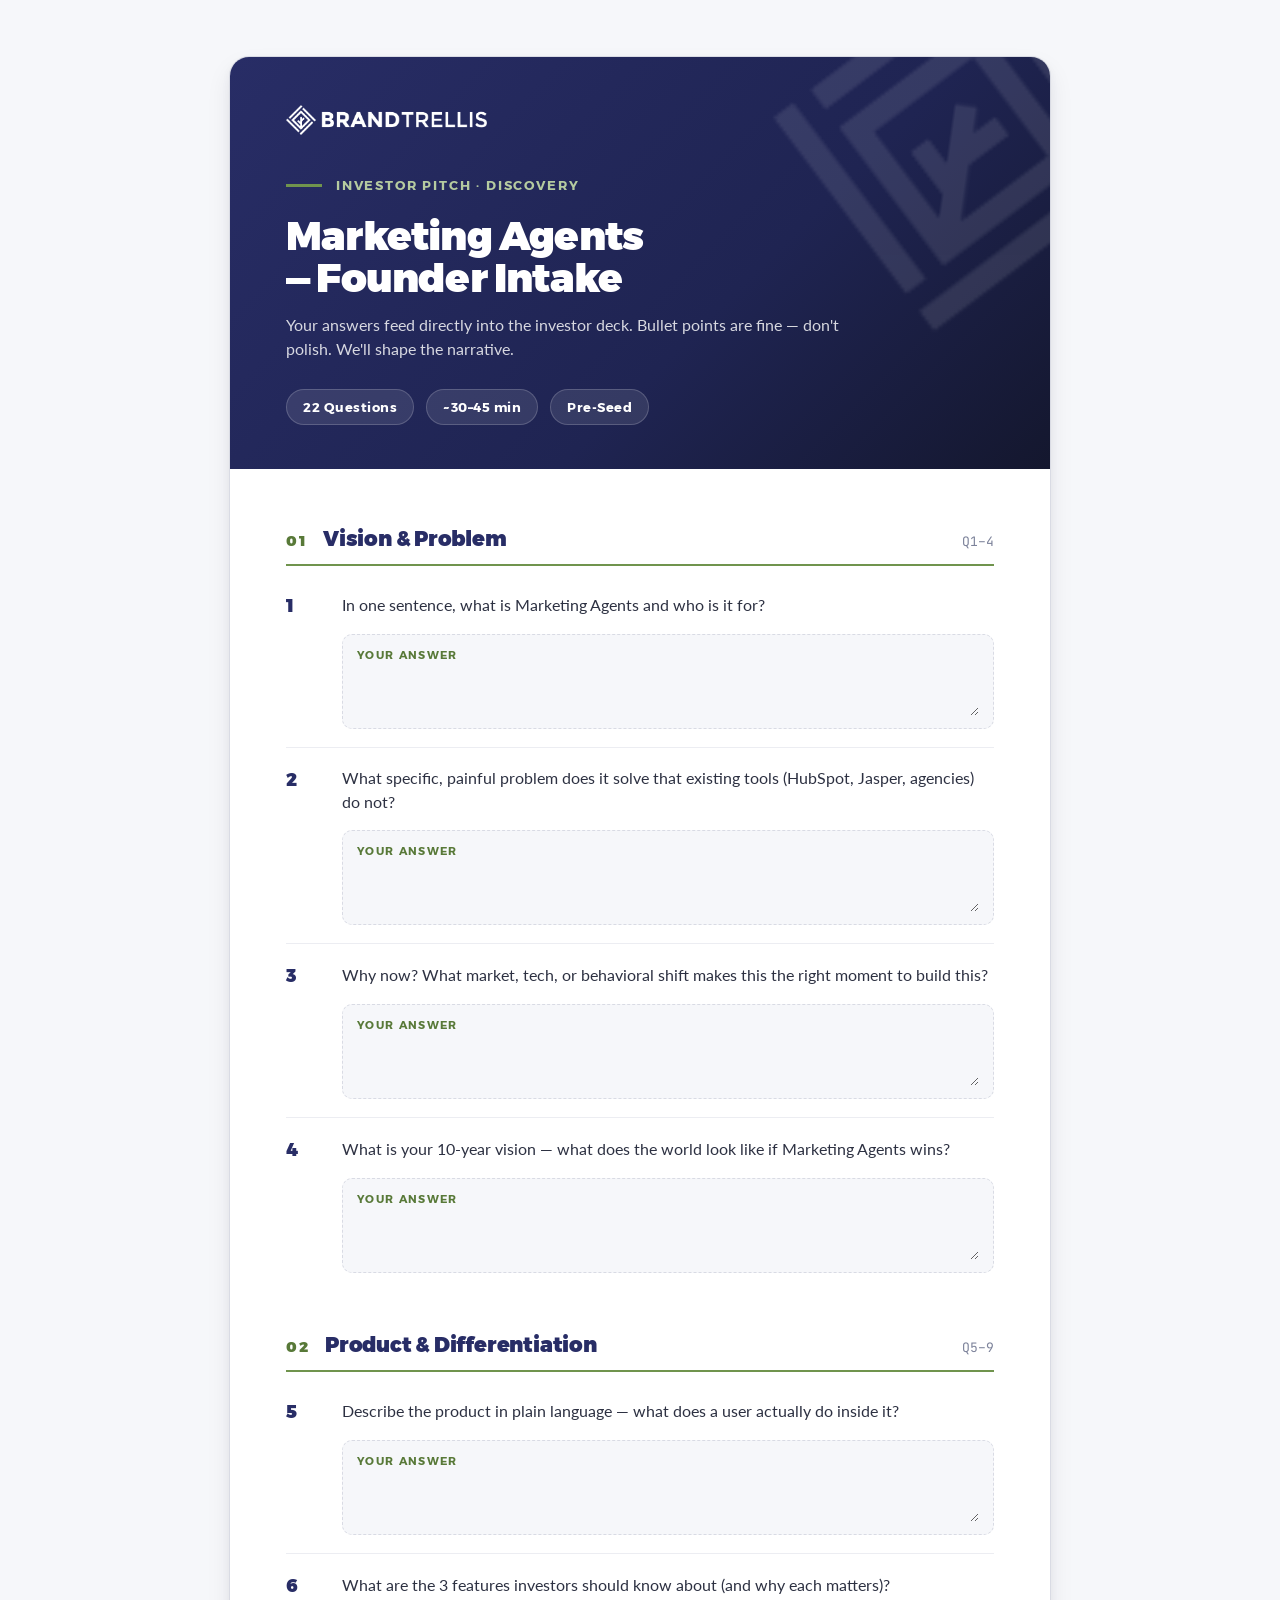
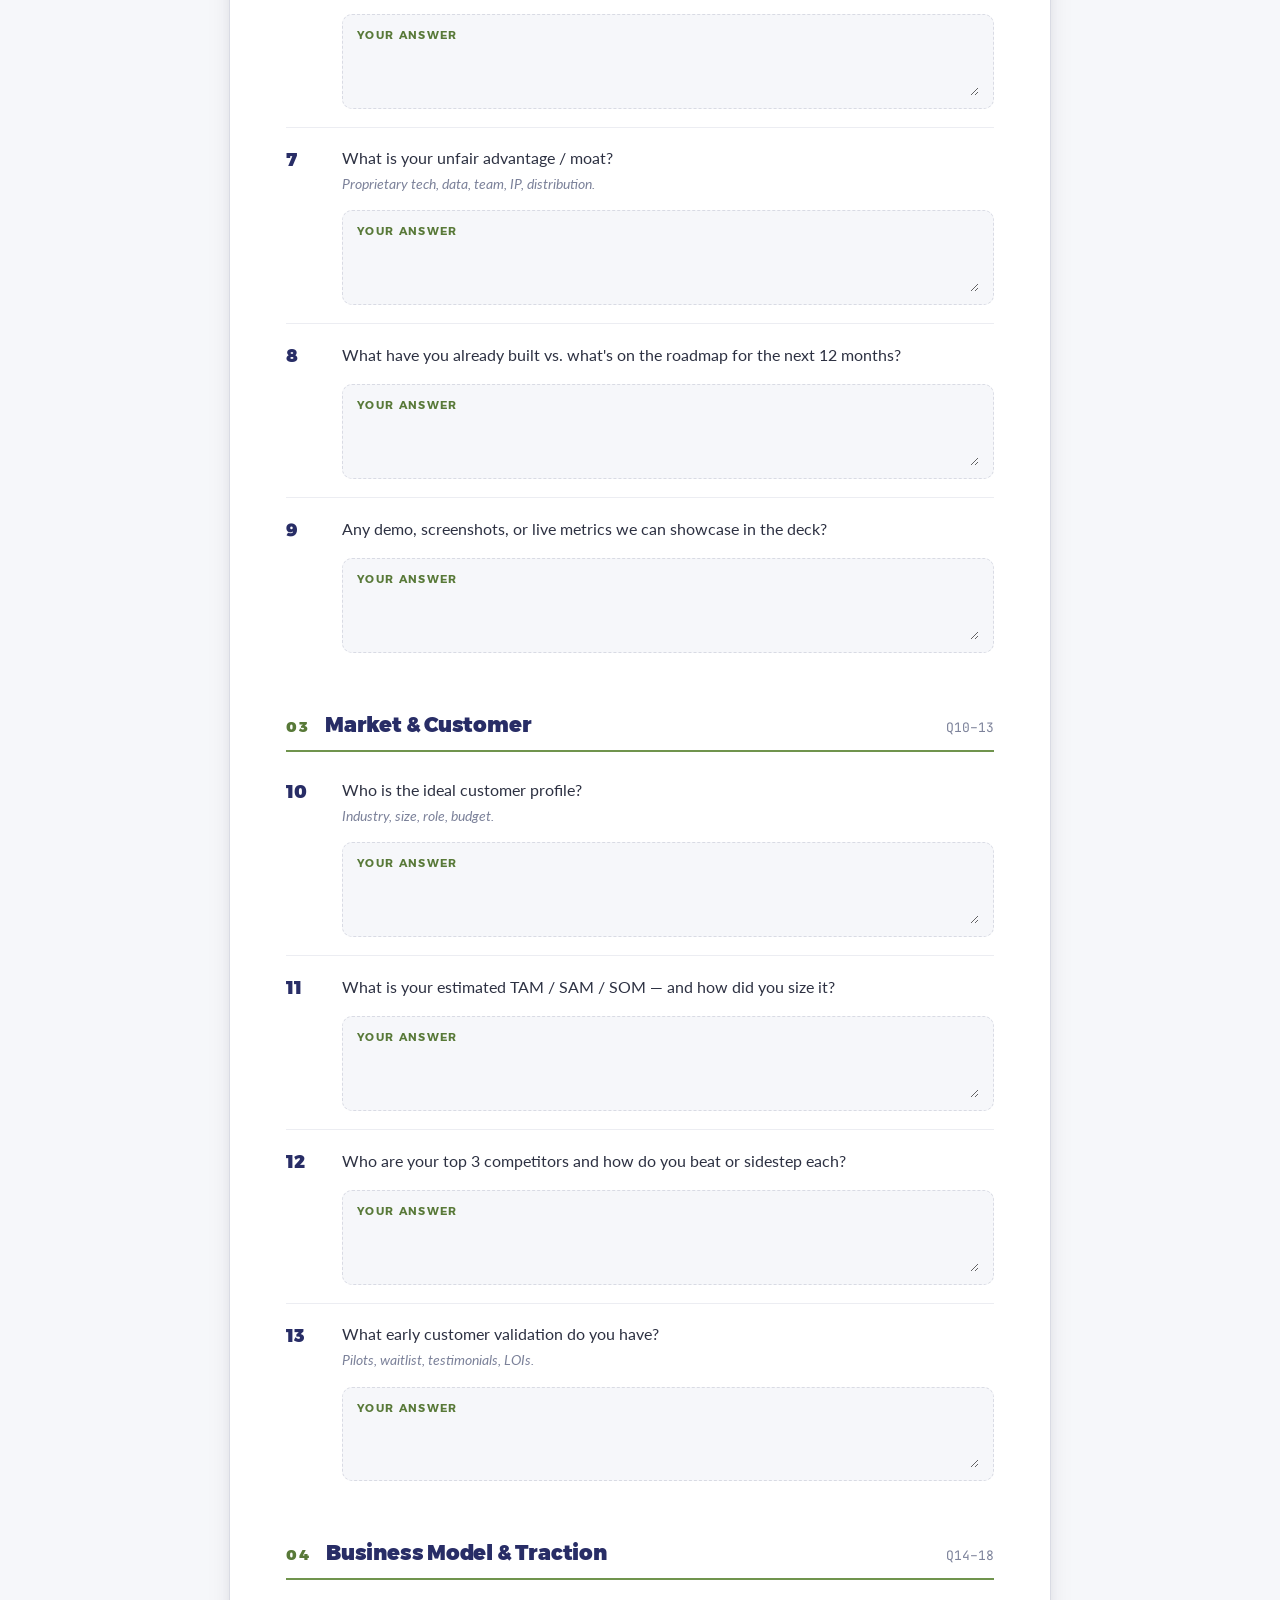
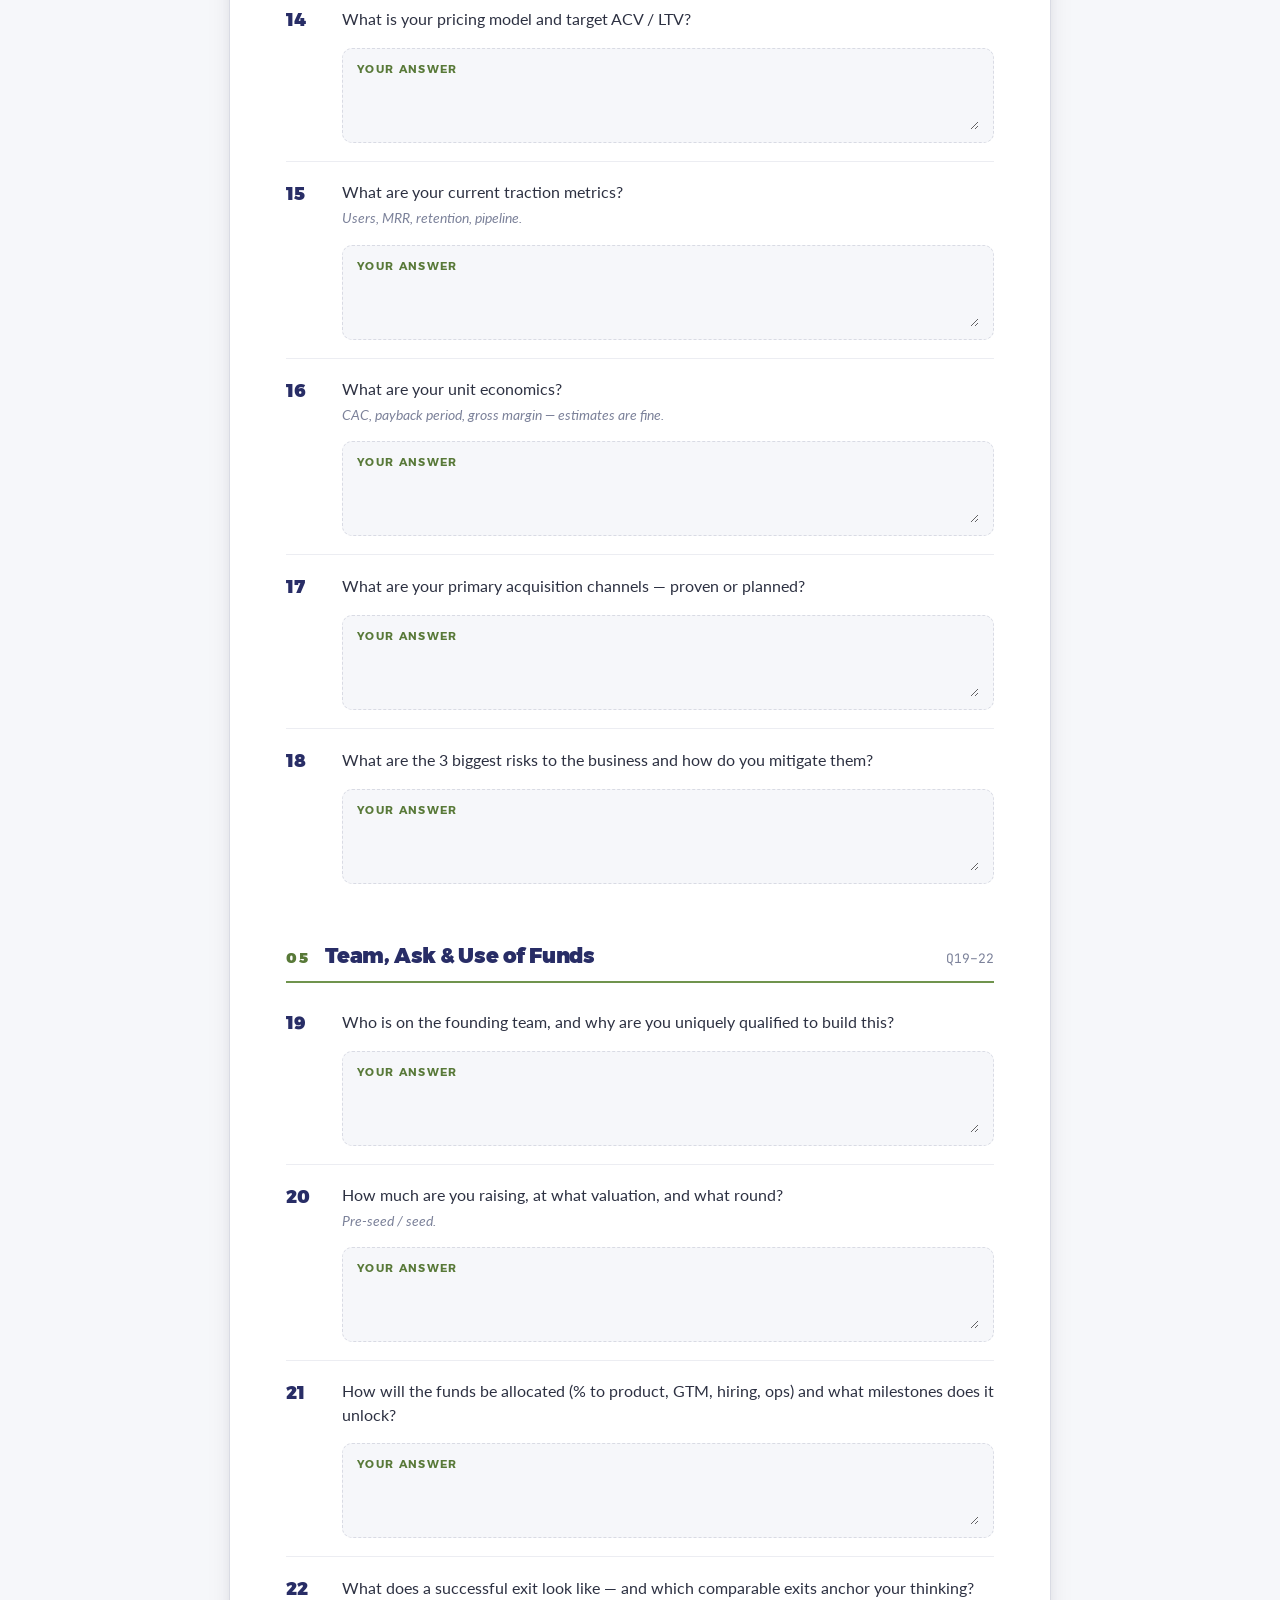
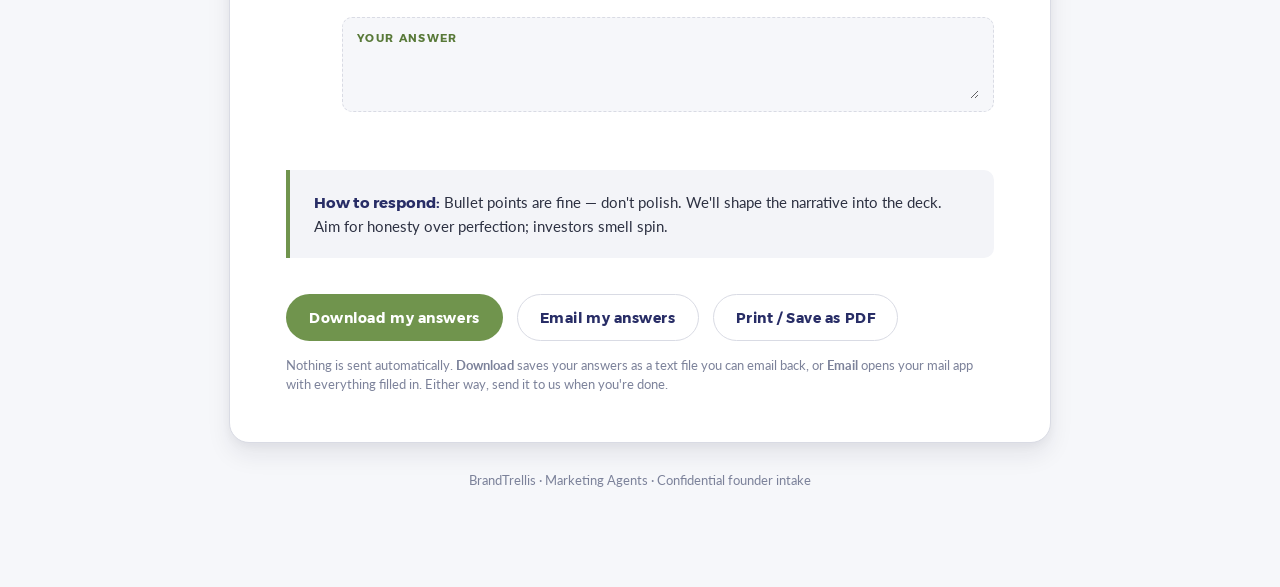
<file: index.html>
<!doctype html>
<html lang="en">
<head>
<meta charset="utf-8">
<title>Marketing Agents · Investor Pitch Discovery</title>
<meta name="viewport" content="width=device-width,initial-scale=1">
<meta name="description" content="BrandTrellis · Marketing Agents — founder intake form. Answers feed directly into the investor pitch deck.">
<link rel="preconnect" href="https://fonts.googleapis.com">
<link rel="preconnect" href="https://fonts.gstatic.com" crossorigin>
<link href="https://fonts.googleapis.com/css2?family=Lato:wght@300;400;700;900&display=swap" rel="stylesheet">
<link rel="stylesheet" href="assets/colors_and_type.css">
<style>
  :root {
    --doc-w: 820px;
  }
  body {
    margin: 0;
    background: var(--bt-canvas);
    font-family: var(--font-body);
    color: var(--fg-2);
    padding: 56px 24px 96px;
  }
  .doc {
    max-width: var(--doc-w);
    margin: 0 auto;
    background: var(--bt-paper);
    border: 1px solid var(--bt-line);
    border-radius: var(--r-xl);
    overflow: hidden;
    box-shadow: var(--shadow-lg);
  }

  /* ---------- HEADER ---------- */
  .hd {
    position: relative;
    background: var(--gradient-hero);
    color: #fff;
    padding: 48px 56px 44px;
    overflow: hidden;
  }
  .hd::before {
    content: "";
    position: absolute;
    right: -120px; top: -120px;
    width: 420px; height: 420px;
    background: url('assets/logo-icon.png') center/contain no-repeat;
    opacity: 0.10;
    filter: brightness(0) invert(1);
    transform: rotate(8deg);
  }
  .hd img.logo {
    height: 30px;
    filter: brightness(0) invert(1);
    margin-bottom: 36px;
  }
  .hd .eyebrow {
    font-family: var(--font-display);
    font-weight: 700;
    font-size: 13px;
    letter-spacing: 0.14em;
    text-transform: uppercase;
    color: var(--bt-green-300);
    display: flex; align-items: center; gap: 14px;
    margin-bottom: 18px;
  }
  .hd .eyebrow::before { content: ""; width: 36px; height: 3px; background: var(--bt-green); }
  .hd h1 {
    font-family: var(--font-display);
    font-weight: 900;
    font-size: 40px;
    letter-spacing: -0.02em;
    line-height: 1.05;
    color: #fff;
    margin: 0 0 16px;
    max-width: 90%;
  }
  .hd p {
    font-size: 16px;
    line-height: 1.5;
    color: rgba(255,255,255,0.82);
    margin: 0;
    max-width: 560px;
  }
  .hd .meta {
    display: flex; flex-wrap: wrap; gap: 12px;
    margin-top: 28px;
  }
  .hd .chip {
    font-family: var(--font-display);
    font-weight: 700;
    font-size: 12.5px;
    letter-spacing: 0.04em;
    background: rgba(255,255,255,0.10);
    border: 1px solid rgba(255,255,255,0.18);
    color: #fff;
    padding: 8px 16px;
    border-radius: var(--r-pill);
  }

  /* ---------- BODY ---------- */
  .bd { padding: 16px 56px 48px; }

  .sec { margin-top: 40px; }
  .sec-hd {
    display: flex; align-items: baseline; gap: 16px;
    border-bottom: 2px solid var(--bt-green);
    padding-bottom: 12px;
    margin-bottom: 8px;
  }
  .sec-num {
    font-family: var(--font-display);
    font-weight: 900;
    font-size: 15px;
    color: var(--bt-green-700);
    letter-spacing: 0.1em;
    flex: none;
  }
  .sec-hd h2 {
    font-family: var(--font-display);
    font-weight: 800;
    font-size: 21px;
    letter-spacing: -0.01em;
    color: var(--bt-blue);
    margin: 0;
    flex: 1;
  }
  .sec-hd .range {
    font-family: var(--font-mono);
    font-size: 13px;
    color: var(--fg-4);
    flex: none;
  }

  ol.q { list-style: none; counter-reset: none; margin: 0; padding: 0; }
  ol.q li {
    display: grid;
    grid-template-columns: 40px 1fr;
    gap: 4px 16px;
    padding: 18px 0 18px;
    border-bottom: 1px solid var(--bt-line-soft);
    align-items: start;
  }
  ol.q li:last-child { border-bottom: none; }
  .qn {
    font-family: var(--font-display);
    font-weight: 800;
    font-size: 18px;
    color: var(--bt-blue);
    grid-row: 1;
  }
  .qt {
    font-size: 16px;
    line-height: 1.5;
    color: var(--fg-2);
    grid-row: 1;
    align-self: center;
  }
  .qt .hint {
    display: block;
    font-size: 13.5px;
    color: var(--fg-4);
    margin-top: 4px;
    font-style: italic;
  }

  /* ---------- ANSWER (fillable, print-ready) ---------- */
  .answer {
    grid-column: 2;
    grid-row: 2;
    margin-top: 12px;
    border: 1px dashed var(--bt-line);
    border-radius: var(--r-md);
    background: var(--bt-canvas);
    padding: 12px 14px;
  }
  .answer-label {
    display: block;
    font-family: var(--font-display);
    font-weight: 700;
    font-size: 11px;
    letter-spacing: 0.12em;
    text-transform: uppercase;
    color: var(--bt-green-700);
    margin-bottom: 8px;
  }
  .answer-input {
    display: block;
    width: 100%;
    min-height: 40px;
    border: none;
    background: transparent;
    padding: 0;
    margin: 0;
    resize: vertical;
    font-family: var(--font-body);
    font-size: 14px;
    line-height: 1.6;
    color: var(--fg-2);
    outline: none;
    overflow: hidden;
  }
  .answer-input::placeholder { color: var(--fg-4); }
  .answer:focus-within {
    border-color: var(--bt-green);
    box-shadow: var(--shadow-focus);
  }

  /* ---------- CALLOUT ---------- */
  .callout {
    margin-top: 40px;
    background: var(--bt-blue-50);
    border-left: 4px solid var(--bt-green);
    border-radius: 0 var(--r-md) var(--r-md) 0;
    padding: 20px 24px;
    font-size: 15px;
    line-height: 1.6;
    color: var(--fg-2);
  }
  .callout strong { color: var(--bt-blue); font-family: var(--font-display); }

  .foot {
    text-align: center;
    margin: 28px auto 0;
    max-width: var(--doc-w);
    font-size: 12.5px;
    color: var(--fg-4);
  }

  /* ---------- ACTIONS ---------- */
  .actions {
    margin-top: 36px;
    display: flex;
    flex-wrap: wrap;
    gap: 14px;
    align-items: center;
  }
  .btn {
    font-family: var(--font-display);
    font-weight: 700;
    font-size: 14px;
    letter-spacing: 0.04em;
    padding: 14px 22px;
    border-radius: var(--r-pill);
    border: 1px solid transparent;
    cursor: pointer;
    display: inline-flex;
    align-items: center;
    gap: 9px;
    transition: background var(--dur-fast) var(--ease-out),
                border-color var(--dur-fast) var(--ease-out),
                color var(--dur-fast) var(--ease-out);
  }
  .btn:focus-visible { outline: none; box-shadow: var(--shadow-focus); }
  .btn-primary { background: var(--bt-green); color: #fff; }
  .btn-primary:hover { background: var(--bt-green-700); }
  .btn-secondary { background: #fff; color: var(--bt-blue); border-color: var(--bt-line); }
  .btn-secondary:hover { border-color: var(--bt-blue); }
  .actions .note {
    flex-basis: 100%;
    margin: 2px 0 0;
    font-size: 12.5px;
    line-height: 1.5;
    color: var(--fg-4);
  }
  .save-toast {
    position: fixed;
    left: 50%;
    bottom: 28px;
    transform: translateX(-50%) translateY(16px);
    background: var(--bt-blue);
    color: #fff;
    font-family: var(--font-display);
    font-weight: 700;
    font-size: 13.5px;
    letter-spacing: 0.02em;
    padding: 12px 20px;
    border-radius: var(--r-pill);
    box-shadow: var(--shadow-lg);
    opacity: 0;
    pointer-events: none;
    transition: opacity var(--dur-base) var(--ease-out),
                transform var(--dur-base) var(--ease-out);
    z-index: 1000;
  }
  .save-toast.show { opacity: 1; transform: translateX(-50%) translateY(0); }

  @media print {
    body { background: #fff; padding: 0; }
    .doc { border: none; box-shadow: none; border-radius: 0; max-width: 100%; }
    .sec { break-inside: avoid; }
    ol.q li { break-inside: avoid; }
    .answer { background: #fff; }
    .answer-input { color: #000; }
    .actions, .save-toast { display: none !important; }
  }
  @media (max-width: 640px) {
    .bd, .hd { padding-left: 28px; padding-right: 28px; }
    ol.q li { grid-template-columns: 30px 1fr; }
  }
</style>
</head>
<body>
<form class="doc" autocomplete="off">

  <header class="hd">
    <img class="logo" src="assets/logo-horizontal.png" alt="BrandTrellis">
    <div class="eyebrow">Investor Pitch · Discovery</div>
    <h1>Marketing Agents — Founder Intake</h1>
    <p>Your answers feed directly into the investor deck. Bullet points are fine — don't polish. We'll shape the narrative.</p>
    <div class="meta">
      <span class="chip">22 Questions</span>
      <span class="chip">~30–45 min</span>
      <span class="chip">Pre-Seed</span>
    </div>
  </header>

  <div class="bd">

    <section class="sec">
      <div class="sec-hd">
        <span class="sec-num">01</span>
        <h2>Vision &amp; Problem</h2>
        <span class="range">Q1–4</span>
      </div>
      <ol class="q">
        <li><span class="qn">1</span><label class="qt" for="q1">In one sentence, what is Marketing Agents and who is it for?</label><div class="answer"><span class="answer-label">Your answer</span><textarea class="answer-input" id="q1" name="q1" rows="2"></textarea></div></li>
        <li><span class="qn">2</span><label class="qt" for="q2">What specific, painful problem does it solve that existing tools (HubSpot, Jasper, agencies) do not?</label><div class="answer"><span class="answer-label">Your answer</span><textarea class="answer-input" id="q2" name="q2" rows="2"></textarea></div></li>
        <li><span class="qn">3</span><label class="qt" for="q3">Why now? What market, tech, or behavioral shift makes this the right moment to build this?</label><div class="answer"><span class="answer-label">Your answer</span><textarea class="answer-input" id="q3" name="q3" rows="2"></textarea></div></li>
        <li><span class="qn">4</span><label class="qt" for="q4">What is your 10-year vision — what does the world look like if Marketing Agents wins?</label><div class="answer"><span class="answer-label">Your answer</span><textarea class="answer-input" id="q4" name="q4" rows="2"></textarea></div></li>
      </ol>
    </section>

    <section class="sec">
      <div class="sec-hd">
        <span class="sec-num">02</span>
        <h2>Product &amp; Differentiation</h2>
        <span class="range">Q5–9</span>
      </div>
      <ol class="q">
        <li><span class="qn">5</span><label class="qt" for="q5">Describe the product in plain language — what does a user actually do inside it?</label><div class="answer"><span class="answer-label">Your answer</span><textarea class="answer-input" id="q5" name="q5" rows="2"></textarea></div></li>
        <li><span class="qn">6</span><label class="qt" for="q6">What are the 3 features investors should know about (and why each matters)?</label><div class="answer"><span class="answer-label">Your answer</span><textarea class="answer-input" id="q6" name="q6" rows="2"></textarea></div></li>
        <li><span class="qn">7</span><label class="qt" for="q7">What is your unfair advantage / moat? <span class="hint">Proprietary tech, data, team, IP, distribution.</span></label><div class="answer"><span class="answer-label">Your answer</span><textarea class="answer-input" id="q7" name="q7" rows="2"></textarea></div></li>
        <li><span class="qn">8</span><label class="qt" for="q8">What have you already built vs. what's on the roadmap for the next 12 months?</label><div class="answer"><span class="answer-label">Your answer</span><textarea class="answer-input" id="q8" name="q8" rows="2"></textarea></div></li>
        <li><span class="qn">9</span><label class="qt" for="q9">Any demo, screenshots, or live metrics we can showcase in the deck?</label><div class="answer"><span class="answer-label">Your answer</span><textarea class="answer-input" id="q9" name="q9" rows="2"></textarea></div></li>
      </ol>
    </section>

    <section class="sec">
      <div class="sec-hd">
        <span class="sec-num">03</span>
        <h2>Market &amp; Customer</h2>
        <span class="range">Q10–13</span>
      </div>
      <ol class="q">
        <li><span class="qn">10</span><label class="qt" for="q10">Who is the ideal customer profile? <span class="hint">Industry, size, role, budget.</span></label><div class="answer"><span class="answer-label">Your answer</span><textarea class="answer-input" id="q10" name="q10" rows="2"></textarea></div></li>
        <li><span class="qn">11</span><label class="qt" for="q11">What is your estimated TAM / SAM / SOM — and how did you size it?</label><div class="answer"><span class="answer-label">Your answer</span><textarea class="answer-input" id="q11" name="q11" rows="2"></textarea></div></li>
        <li><span class="qn">12</span><label class="qt" for="q12">Who are your top 3 competitors and how do you beat or sidestep each?</label><div class="answer"><span class="answer-label">Your answer</span><textarea class="answer-input" id="q12" name="q12" rows="2"></textarea></div></li>
        <li><span class="qn">13</span><label class="qt" for="q13">What early customer validation do you have? <span class="hint">Pilots, waitlist, testimonials, LOIs.</span></label><div class="answer"><span class="answer-label">Your answer</span><textarea class="answer-input" id="q13" name="q13" rows="2"></textarea></div></li>
      </ol>
    </section>

    <section class="sec">
      <div class="sec-hd">
        <span class="sec-num">04</span>
        <h2>Business Model &amp; Traction</h2>
        <span class="range">Q14–18</span>
      </div>
      <ol class="q">
        <li><span class="qn">14</span><label class="qt" for="q14">What is your pricing model and target ACV / LTV?</label><div class="answer"><span class="answer-label">Your answer</span><textarea class="answer-input" id="q14" name="q14" rows="2"></textarea></div></li>
        <li><span class="qn">15</span><label class="qt" for="q15">What are your current traction metrics? <span class="hint">Users, MRR, retention, pipeline.</span></label><div class="answer"><span class="answer-label">Your answer</span><textarea class="answer-input" id="q15" name="q15" rows="2"></textarea></div></li>
        <li><span class="qn">16</span><label class="qt" for="q16">What are your unit economics? <span class="hint">CAC, payback period, gross margin — estimates are fine.</span></label><div class="answer"><span class="answer-label">Your answer</span><textarea class="answer-input" id="q16" name="q16" rows="2"></textarea></div></li>
        <li><span class="qn">17</span><label class="qt" for="q17">What are your primary acquisition channels — proven or planned?</label><div class="answer"><span class="answer-label">Your answer</span><textarea class="answer-input" id="q17" name="q17" rows="2"></textarea></div></li>
        <li><span class="qn">18</span><label class="qt" for="q18">What are the 3 biggest risks to the business and how do you mitigate them?</label><div class="answer"><span class="answer-label">Your answer</span><textarea class="answer-input" id="q18" name="q18" rows="2"></textarea></div></li>
      </ol>
    </section>

    <section class="sec">
      <div class="sec-hd">
        <span class="sec-num">05</span>
        <h2>Team, Ask &amp; Use of Funds</h2>
        <span class="range">Q19–22</span>
      </div>
      <ol class="q">
        <li><span class="qn">19</span><label class="qt" for="q19">Who is on the founding team, and why are you uniquely qualified to build this?</label><div class="answer"><span class="answer-label">Your answer</span><textarea class="answer-input" id="q19" name="q19" rows="2"></textarea></div></li>
        <li><span class="qn">20</span><label class="qt" for="q20">How much are you raising, at what valuation, and what round? <span class="hint">Pre-seed / seed.</span></label><div class="answer"><span class="answer-label">Your answer</span><textarea class="answer-input" id="q20" name="q20" rows="2"></textarea></div></li>
        <li><span class="qn">21</span><label class="qt" for="q21">How will the funds be allocated (% to product, GTM, hiring, ops) and what milestones does it unlock?</label><div class="answer"><span class="answer-label">Your answer</span><textarea class="answer-input" id="q21" name="q21" rows="2"></textarea></div></li>
        <li><span class="qn">22</span><label class="qt" for="q22">What does a successful exit look like — and which comparable exits anchor your thinking?</label><div class="answer"><span class="answer-label">Your answer</span><textarea class="answer-input" id="q22" name="q22" rows="2"></textarea></div></li>
      </ol>
    </section>

    <div class="callout">
      <strong>How to respond:</strong> Bullet points are fine — don't polish. We'll shape the narrative into the deck. Aim for honesty over perfection; investors smell spin.
    </div>

    <div class="actions">
      <button type="button" class="btn btn-primary" id="btn-download">Download my answers</button>
      <button type="button" class="btn btn-secondary" id="btn-email">Email my answers</button>
      <button type="button" class="btn btn-secondary" id="btn-print">Print / Save as PDF</button>
      <p class="note">Nothing is sent automatically. <strong>Download</strong> saves your answers as a text file you can email back, or <strong>Email</strong> opens your mail app with everything filled in. Either way, send it to us when you're done.</p>
    </div>

  </div>
</form>

<p class="foot">BrandTrellis · Marketing Agents · Confidential founder intake</p>

<div class="save-toast" id="toast" role="status" aria-live="polite"></div>

<script>
  // ---- Where "Email my answers" sends to. Edit this to change the recipient. ----
  var RECIPIENT_EMAIL = "eric@crunchgrowth.com,brian@crunchgrowth.com";

  (function () {
    // Auto-grow answer fields as the founder types — keeps the print layout clean.
    var fields = document.querySelectorAll('.answer-input');
    function grow(el) {
      el.style.height = 'auto';
      el.style.height = el.scrollHeight + 'px';
    }
    fields.forEach(function (el) {
      grow(el);
      el.addEventListener('input', function () { grow(el); });
    });

    // Collect every section + question + typed answer into readable plain text.
    function collect() {
      var lines = [];
      lines.push('Marketing Agents — Founder Intake');
      lines.push('BrandTrellis · Confidential');
      lines.push('Completed: ' + new Date().toLocaleDateString());
      lines.push('');

      document.querySelectorAll('.sec').forEach(function (sec) {
        var num = (sec.querySelector('.sec-num') || {}).textContent || '';
        var title = (sec.querySelector('.sec-hd h2') || {}).textContent || '';
        lines.push('');
        lines.push(num.trim() + '  ' + title.trim());
        lines.push('────────────────────────────────────────');

        sec.querySelectorAll('ol.q li').forEach(function (li) {
          var qn = (li.querySelector('.qn') || {}).textContent || '';
          var qt = (li.querySelector('.qt') || {}).textContent || '';
          var ans = (li.querySelector('.answer-input') || {}).value || '';
          ans = ans.trim();
          lines.push('');
          lines.push(qn.trim() + '. ' + qt.replace(/\s+/g, ' ').trim());
          if (ans) {
            ans.split('\n').forEach(function (l) { lines.push('   ' + l); });
          } else {
            lines.push('   (no answer)');
          }
        });
      });
      lines.push('');
      return lines.join('\n');
    }

    function answeredCount() {
      var n = 0;
      fields.forEach(function (el) { if (el.value.trim()) n++; });
      return n;
    }

    var toast = document.getElementById('toast');
    var toastTimer;
    function showToast(msg) {
      toast.textContent = msg;
      toast.classList.add('show');
      clearTimeout(toastTimer);
      toastTimer = setTimeout(function () { toast.classList.remove('show'); }, 3200);
    }

    // Download as a .txt file the founder can attach to an email.
    document.getElementById('btn-download').addEventListener('click', function () {
      var text = collect();
      var stamp = new Date().toISOString().slice(0, 10);
      var blob = new Blob([text], { type: 'text/plain;charset=utf-8' });
      var url = URL.createObjectURL(blob);
      var a = document.createElement('a');
      a.href = url;
      a.download = 'Marketing-Agents-Founder-Intake-' + stamp + '.txt';
      document.body.appendChild(a);
      a.click();
      document.body.removeChild(a);
      setTimeout(function () { URL.revokeObjectURL(url); }, 1000);
      showToast('Downloaded ' + answeredCount() + ' of ' + fields.length + ' answers — email the file back to us.');
    });

    // Open the founder's mail client with everything pre-filled.
    document.getElementById('btn-email').addEventListener('click', function () {
      var body = collect();
      var subject = 'Marketing Agents — Founder Intake';
      var href = 'mailto:' + encodeURIComponent(RECIPIENT_EMAIL) +
                 '?subject=' + encodeURIComponent(subject) +
                 '&body=' + encodeURIComponent(body);
      // Very long answers can exceed some mail clients' URL limits; nudge to Download instead.
      if (href.length > 1900) {
        showToast('Your answers are long — use “Download my answers” and attach the file instead.');
        return;
      }
      window.location.href = href;
    });

    document.getElementById('btn-print').addEventListener('click', function () {
      window.print();
    });
  })();
</script>

</body>
</html>
</file>
<file: assets/colors_and_type.css>
/* ============================================================
   BrandTrellis — Colors & Type
   ------------------------------------------------------------
   The single source of truth for color and typography tokens
   across slides, decks, marketing pages, and product UI.

   Montserrat is loaded from local files in /fonts (brand-supplied).
   Lato is loaded from Google Fonts via this @import (Lato has not
   been supplied locally yet — re-supply WOFF2s to drop the CDN).
   ============================================================ */
@import url("https://fonts.googleapis.com/css2?family=Lato:wght@300;400;700;900&family=JetBrains+Mono:wght@400;500&display=swap");

/* Brand-supplied Montserrat (local) — overrides Google Fonts */
@font-face {
  font-family: "Montserrat";
  font-style: normal;
  font-weight: 100;
  font-display: swap;
  src: url("./fonts/Montserrat-Thin.ttf") format("truetype");
}
@font-face {
  font-family: "Montserrat";
  font-style: normal;
  font-weight: 300;
  font-display: swap;
  src: url("./fonts/Montserrat-Light.ttf") format("truetype");
}
@font-face {
  font-family: "Montserrat";
  font-style: normal;
  font-weight: 400;
  font-display: swap;
  src: url("./fonts/Montserrat-Regular.ttf") format("truetype");
}
@font-face {
  font-family: "Montserrat";
  font-style: normal;
  font-weight: 700;
  font-display: swap;
  src: url("./fonts/Montserrat-Bold.ttf") format("truetype");
}
@font-face {
  font-family: "Montserrat";
  font-style: normal;
  font-weight: 900;
  font-display: swap;
  src: url("./fonts/Montserrat-Black.ttf") format("truetype");
}

:root {
  /* ---------- BRAND COLORS ---------- */
  --bt-blue:        #282d66;   /* Primary — deep navy/indigo */
  --bt-blue-700:    #1f2452;
  --bt-blue-600:    #353b7a;
  --bt-blue-500:    #4a508f;
  --bt-blue-400:    #6c72a8;
  --bt-blue-300:    #9ea2c4;
  --bt-blue-200:    #c8cadd;
  --bt-blue-100:    #e6e7ee;
  --bt-blue-50:     #f3f4f8;

  --bt-green:       #70944d;   /* Primary — sage/olive accent */
  --bt-green-700:   #587938;
  --bt-green-600:   #648645;
  --bt-green-500:   #7ea15b;
  --bt-green-400:   #97b67c;
  --bt-green-300:   #b5cba0;
  --bt-green-200:   #d3e0c5;
  --bt-green-100:   #e9efe1;
  --bt-green-50:    #f4f7ee;

  /* ---------- NEUTRALS ---------- */
  --bt-ink:         #14172e;   /* deepest, headlines on light */
  --bt-charcoal:    #2d3142;   /* body text on light */
  --bt-slate:       #525872;
  --bt-mute:        #7c829a;
  --bt-line:        #d9dbe4;
  --bt-line-soft:   #ecedf2;
  --bt-canvas:      #f6f7fa;   /* page bg, soft */
  --bt-paper:       #ffffff;

  /* ---------- SEMANTIC FOREGROUNDS / BACKGROUNDS ---------- */
  --fg-1:           var(--bt-ink);
  --fg-2:           var(--bt-charcoal);
  --fg-3:           var(--bt-slate);
  --fg-4:           var(--bt-mute);
  --fg-on-blue:     #ffffff;
  --fg-on-green:    #ffffff;

  --bg-1:           var(--bt-paper);
  --bg-2:           var(--bt-canvas);
  --bg-3:           var(--bt-blue-50);
  --bg-blue:        var(--bt-blue);
  --bg-green:       var(--bt-green);

  --border:         var(--bt-line);
  --border-soft:    var(--bt-line-soft);

  /* ---------- STATUS ---------- */
  --status-success: #3f8a4a;
  --status-warn:    #c98a14;
  --status-danger:  #b3382c;
  --status-info:    var(--bt-blue);

  /* ---------- ACCENT / GRADIENT ---------- */
  --accent:         var(--bt-green);
  --accent-ink:     var(--bt-blue);
  --gradient-hero:  linear-gradient(135deg, #282d66 0%, #1f2452 60%, #14172e 100%);
  --gradient-band:  linear-gradient(90deg, #282d66 0%, #353b7a 100%);
  --gradient-accent:linear-gradient(135deg, #70944d 0%, #97b67c 100%);

  /* ---------- TYPE FAMILIES ---------- */
  --font-display:   "Montserrat", "Helvetica Neue", Arial, sans-serif;
  --font-body:      "Lato", "Helvetica Neue", Arial, sans-serif;
  --font-mono:      "JetBrains Mono", "SF Mono", ui-monospace, Menlo, monospace;

  /* ---------- TYPE SCALE ---------- */
  --fs-display-xl:  72px;
  --fs-display:     56px;
  --fs-h1:          44px;
  --fs-h2:          32px;
  --fs-h3:          24px;
  --fs-h4:          20px;
  --fs-body-lg:     18px;
  --fs-body:        16px;
  --fs-body-sm:     14px;
  --fs-eyebrow:     13px;
  --fs-caption:     12px;

  /* ---------- LINE HEIGHT ---------- */
  --lh-tight:       1.05;
  --lh-snug:        1.2;
  --lh-normal:      1.45;
  --lh-loose:       1.6;

  /* ---------- WEIGHTS ---------- */
  --fw-light:       300;
  --fw-regular:     400;
  --fw-medium:      500;
  --fw-semibold:    600;
  --fw-bold:        700;
  --fw-black:       900;

  /* ---------- LETTERSPACING ---------- */
  --ls-display:     -0.02em;
  --ls-tight:       -0.01em;
  --ls-normal:      0;
  --ls-eyebrow:     0.14em;   /* uppercase labels */
  --ls-button:      0.04em;

  /* ---------- SPACING (4px base) ---------- */
  --sp-1:  4px;
  --sp-2:  8px;
  --sp-3:  12px;
  --sp-4:  16px;
  --sp-5:  20px;
  --sp-6:  24px;
  --sp-8:  32px;
  --sp-10: 40px;
  --sp-12: 48px;
  --sp-16: 64px;
  --sp-20: 80px;
  --sp-24: 96px;
  --sp-32: 128px;

  /* ---------- RADII ---------- */
  --r-xs: 4px;
  --r-sm: 6px;
  --r-md: 10px;
  --r-lg: 14px;
  --r-xl: 20px;
  --r-2xl: 28px;
  --r-pill: 999px;

  /* ---------- SHADOWS ---------- */
  --shadow-xs: 0 1px 1px rgba(20, 23, 46, 0.04);
  --shadow-sm: 0 1px 2px rgba(20, 23, 46, 0.06), 0 1px 3px rgba(20, 23, 46, 0.04);
  --shadow-md: 0 4px 8px rgba(20, 23, 46, 0.06), 0 2px 4px rgba(20, 23, 46, 0.04);
  --shadow-lg: 0 12px 24px rgba(20, 23, 46, 0.08), 0 4px 8px rgba(20, 23, 46, 0.04);
  --shadow-xl: 0 24px 48px rgba(20, 23, 46, 0.12), 0 8px 16px rgba(20, 23, 46, 0.06);
  --shadow-inset: inset 0 1px 0 rgba(255,255,255,0.06);
  --shadow-focus: 0 0 0 3px rgba(112, 148, 77, 0.35);

  /* ---------- MOTION ---------- */
  --ease-out:       cubic-bezier(0.22, 1, 0.36, 1);
  --ease-in-out:    cubic-bezier(0.65, 0, 0.35, 1);
  --dur-fast:       120ms;
  --dur-base:       200ms;
  --dur-slow:       320ms;
}

/* ============================================================
   ELEMENT DEFAULTS
   ============================================================ */

html, body {
  font-family: var(--font-body);
  font-size: var(--fs-body);
  line-height: var(--lh-normal);
  color: var(--fg-2);
  background: var(--bg-1);
  -webkit-font-smoothing: antialiased;
  -moz-osx-font-smoothing: grayscale;
  text-rendering: optimizeLegibility;
}

h1, h2, h3, h4, h5, h6 {
  font-family: var(--font-display);
  color: var(--fg-1);
  margin: 0 0 var(--sp-4);
  font-weight: var(--fw-bold);
  letter-spacing: var(--ls-tight);
  line-height: var(--lh-snug);
  text-wrap: balance;
}

h1 { font-size: var(--fs-h1); letter-spacing: var(--ls-display); line-height: var(--lh-tight); }
h2 { font-size: var(--fs-h2); }
h3 { font-size: var(--fs-h3); }
h4 { font-size: var(--fs-h4); font-weight: var(--fw-semibold); }

p  { margin: 0 0 var(--sp-4); line-height: var(--lh-loose); text-wrap: pretty; }
small { font-size: var(--fs-body-sm); color: var(--fg-3); }
code, pre { font-family: var(--font-mono); font-size: 0.95em; }

a {
  color: var(--bt-blue);
  text-decoration: none;
  border-bottom: 1px solid currentColor;
  transition: color var(--dur-fast) var(--ease-out);
}
a:hover { color: var(--bt-green-700); }

::selection { background: var(--bt-green-200); color: var(--bt-blue-700); }

/* ============================================================
   UTILITY CLASSES — opt-in semantic styling
   ============================================================ */

.bt-display-xl { font-family: var(--font-display); font-size: var(--fs-display-xl); font-weight: var(--fw-black); letter-spacing: var(--ls-display); line-height: var(--lh-tight); color: var(--fg-1); }
.bt-display    { font-family: var(--font-display); font-size: var(--fs-display);    font-weight: var(--fw-black); letter-spacing: var(--ls-display); line-height: var(--lh-tight); color: var(--fg-1); }
.bt-h1         { font-family: var(--font-display); font-size: var(--fs-h1); font-weight: var(--fw-bold); letter-spacing: var(--ls-display); line-height: var(--lh-tight); }
.bt-h2         { font-family: var(--font-display); font-size: var(--fs-h2); font-weight: var(--fw-bold); letter-spacing: var(--ls-tight);  line-height: var(--lh-snug); }
.bt-h3         { font-family: var(--font-display); font-size: var(--fs-h3); font-weight: var(--fw-bold); letter-spacing: var(--ls-tight);  line-height: var(--lh-snug); }
.bt-h4         { font-family: var(--font-display); font-size: var(--fs-h4); font-weight: var(--fw-semibold); line-height: var(--lh-snug); }

.bt-eyebrow {
  font-family: var(--font-display);
  font-size: var(--fs-eyebrow);
  font-weight: var(--fw-bold);
  letter-spacing: var(--ls-eyebrow);
  text-transform: uppercase;
  color: var(--bt-green-700);
}

.bt-lede {
  font-family: var(--font-body);
  font-size: var(--fs-body-lg);
  line-height: var(--lh-loose);
  color: var(--fg-2);
  font-weight: var(--fw-regular);
}

.bt-body    { font-size: var(--fs-body);    line-height: var(--lh-loose); color: var(--fg-2); }
.bt-body-sm { font-size: var(--fs-body-sm); line-height: var(--lh-normal); color: var(--fg-3); }
.bt-caption { font-size: var(--fs-caption); line-height: var(--lh-normal); color: var(--fg-4); }
.bt-mono    { font-family: var(--font-mono); font-size: var(--fs-body-sm); }

/* Color helpers */
.fg-blue   { color: var(--bt-blue); }
.fg-green  { color: var(--bt-green-700); }
.fg-mute   { color: var(--fg-3); }
.bg-blue   { background: var(--bt-blue); color: var(--fg-on-blue); }
.bg-green  { background: var(--bt-green); color: var(--fg-on-green); }
.bg-canvas { background: var(--bt-canvas); }
</file>
